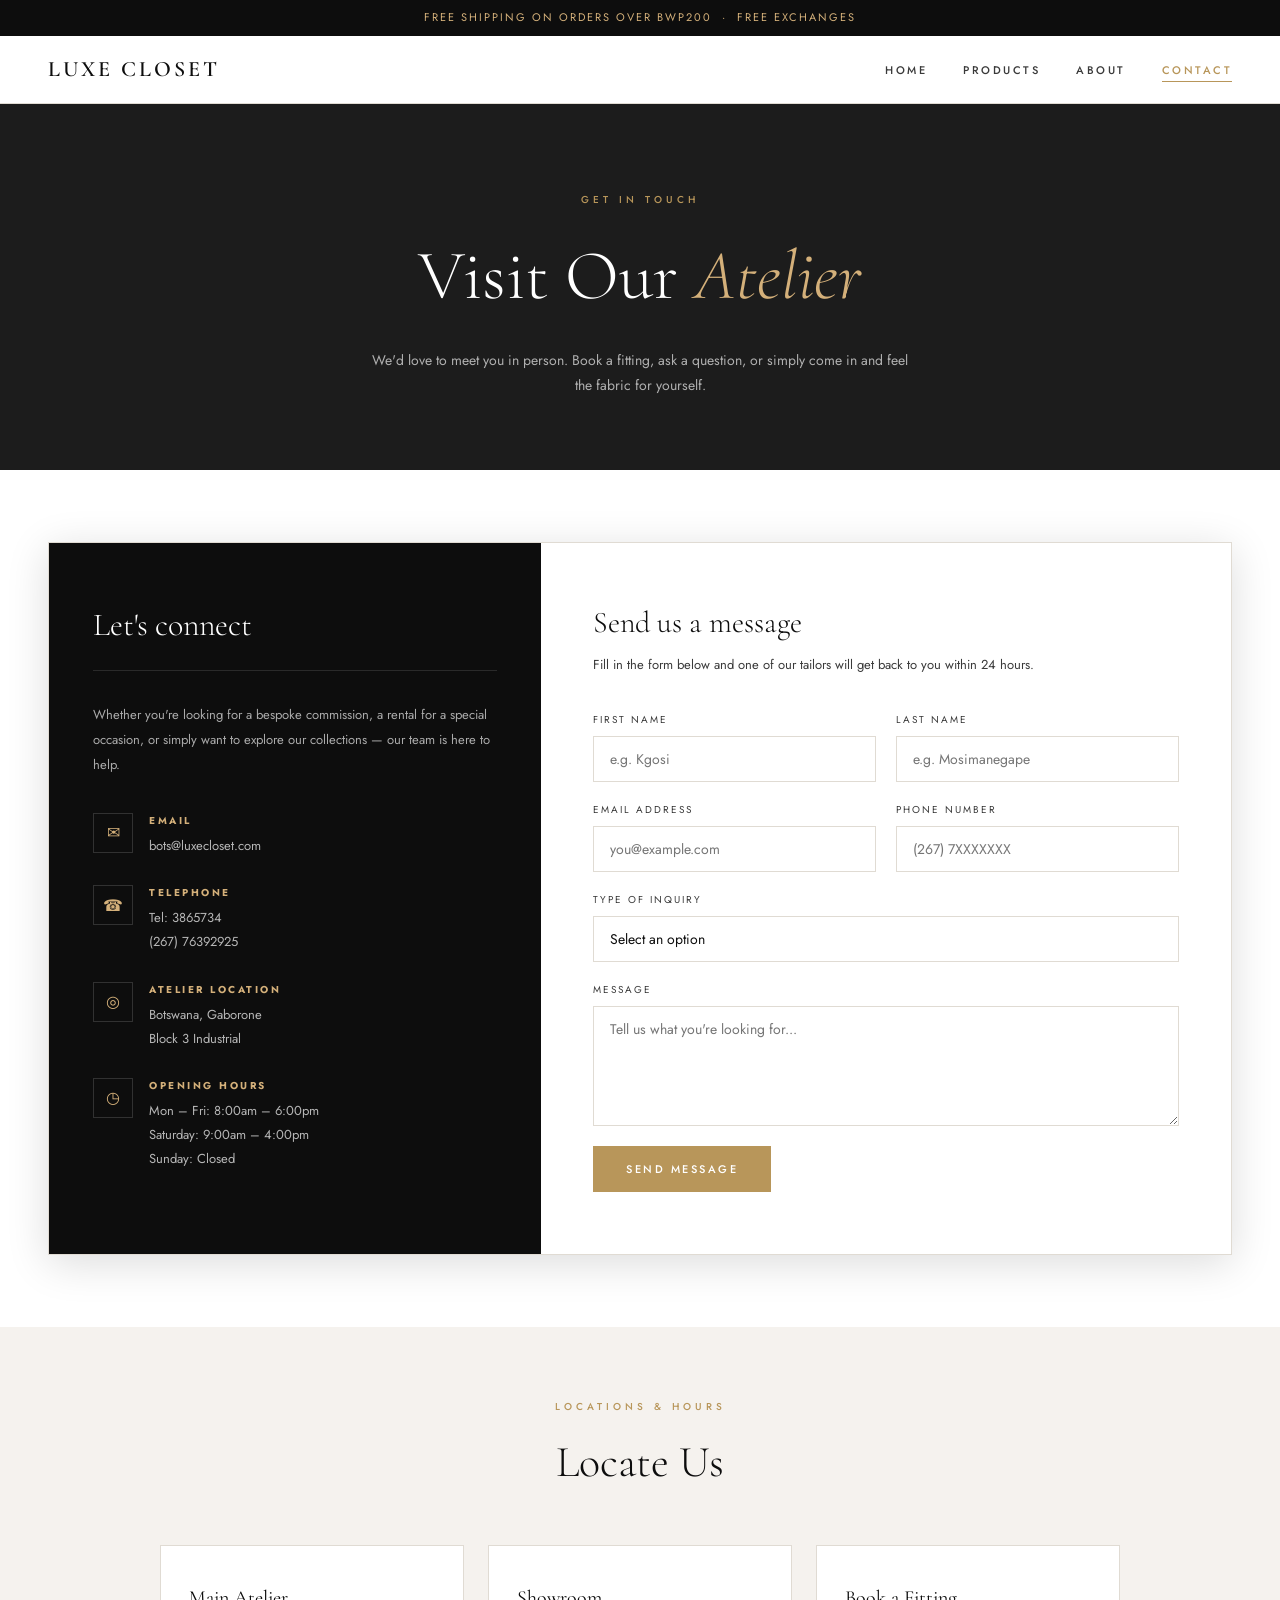
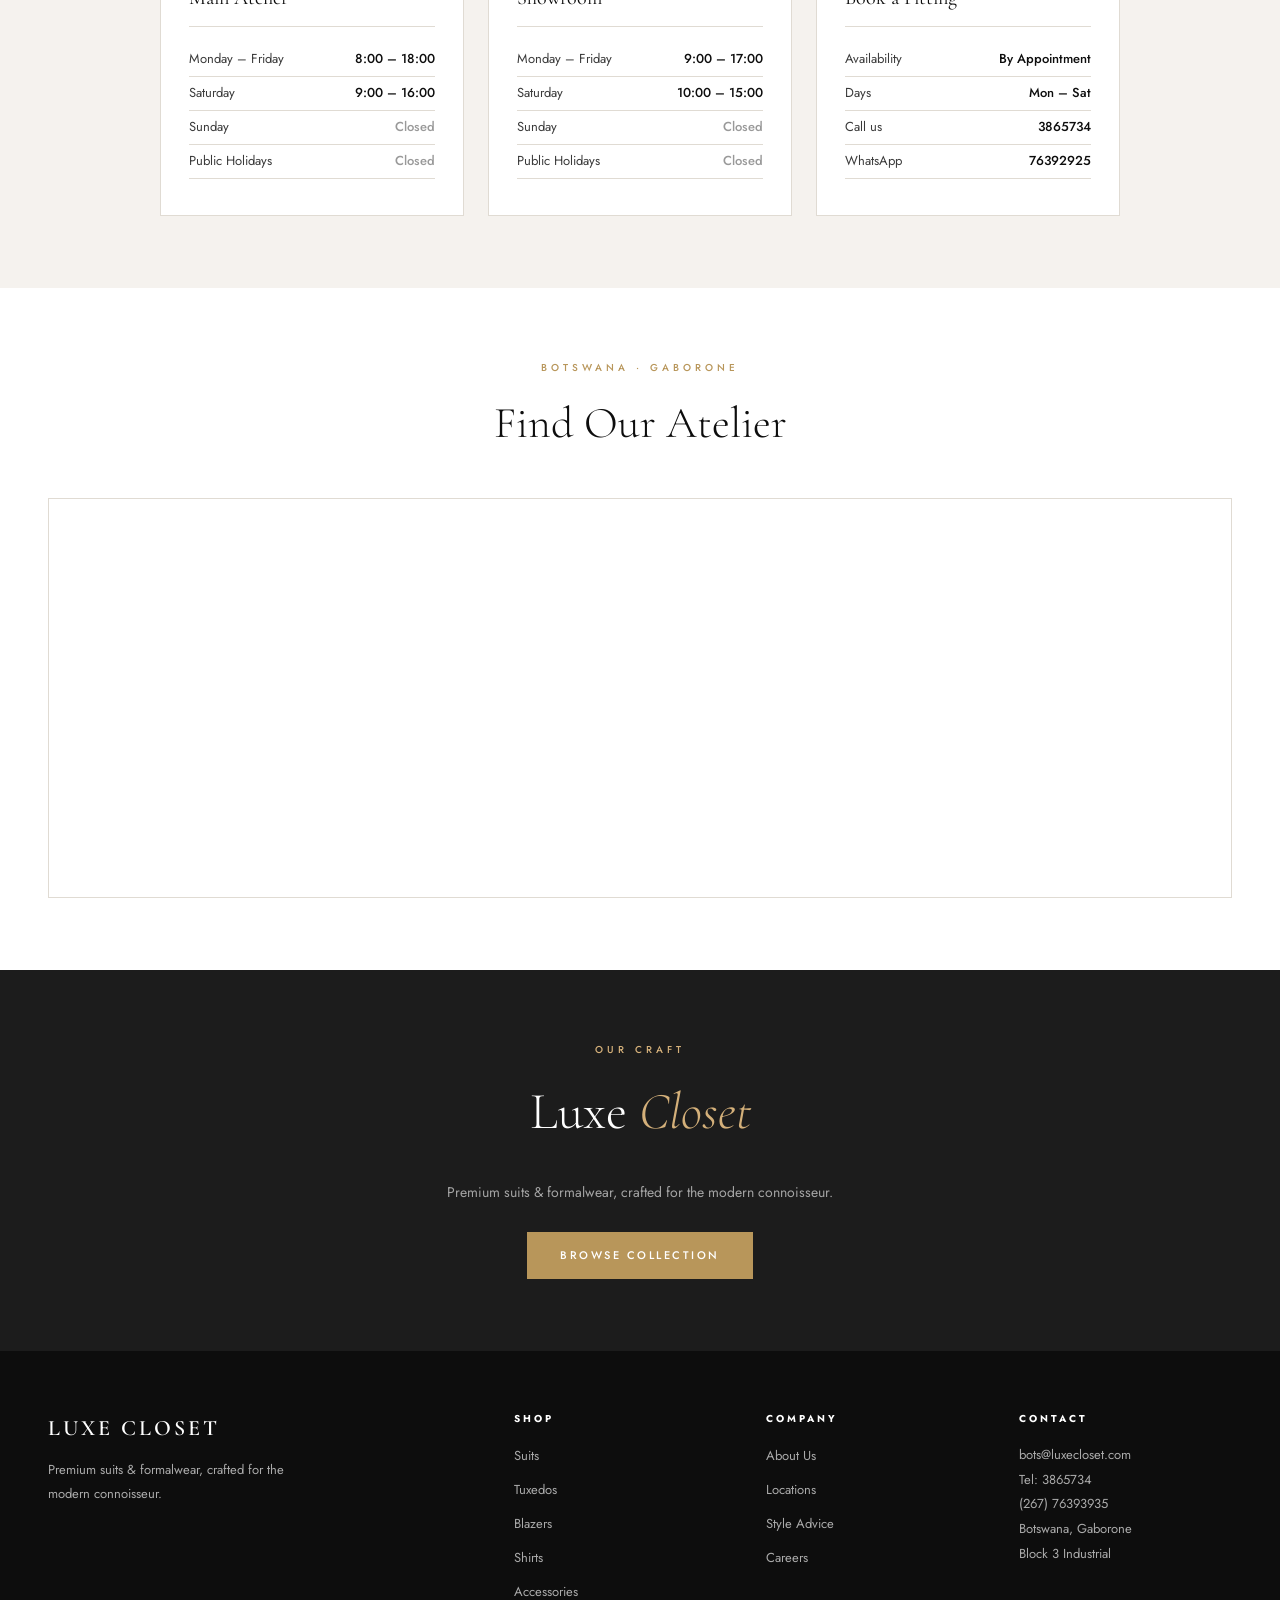
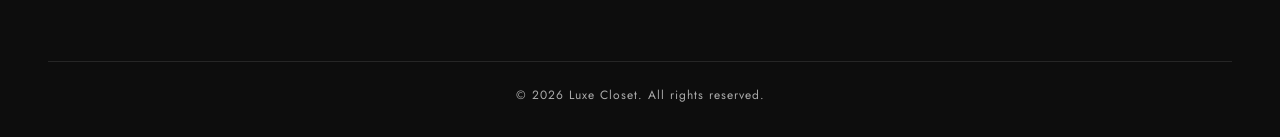
<file: contact.html>
<!DOCTYPE html>
<html lang="en">
<head>
  <meta charset="UTF-8" />
  <meta name="viewport" content="width=device-width, initial-scale=1.0" />
  <title>Luxe Closet — Contact</title>
  <link rel="stylesheet" href="style.css" />
</head>
<body>

  <div class="announcement">FREE SHIPPING ON ORDERS OVER BWP200 &nbsp;·&nbsp; Free Exchanges</div>

  <nav class="navbar">
    <a href="index.html" class="nav-logo">Luxe Closet</a>
    <ul class="nav-links">
      <li><a href="index.html">Home</a></li>
      <li><a href="products.html">Products</a></li>
      <li><a href="about.html">About</a></li>
      <li><a href="contact.html" class="active">Contact</a></li>
    </ul>
    <button class="hamburger" aria-label="Open menu" onclick="openMenu()">
      <span></span><span></span><span></span>
    </button>
  </nav>

  <div class="mobile-menu" id="mobileMenu">
    <button class="mobile-close" onclick="closeMenu()">✕</button>
    <a href="index.html" onclick="closeMenu()">Home</a>
    <a href="products.html" onclick="closeMenu()">Products</a>
    <a href="about.html" onclick="closeMenu()">About</a>
    <a href="contact.html" onclick="closeMenu()">Contact</a>
  </div>

  <!-- Hero -->
  <section class="contact-hero">
    <span class="section-label">Get in Touch</span>
    <h1>Visit Our <em>Atelier</em></h1>
    <p>We'd love to meet you in person. Book a fitting, ask a question, or simply come in and feel the fabric for yourself.</p>
  </section>

  <!-- Contact Info + Form -->
  <div class="contact-outer">
    <div class="contact-wrapper">

      <!-- Left: Info -->
      <aside class="contact-info">
        <h2>Let's connect</h2>
        <p>Whether you're looking for a bespoke commission, a rental for a special occasion, or simply want to explore our collections — our team is here to help.</p>

        <div class="info-item">
          <div class="info-icon">✉</div>
          <div class="info-body">
            <strong>Email</strong>
            <a href="mailto:bots@luxecloset.com">bots@luxecloset.com</a>
          </div>
        </div>

        <div class="info-item">
          <div class="info-icon">☎</div>
          <div class="info-body">
            <strong>Telephone</strong>
            <span>Tel: 3865734<br>(267) 76392925</span>
          </div>
        </div>

        <div class="info-item">
          <div class="info-icon">◎</div>
          <div class="info-body">
            <strong>Atelier Location</strong>
            <span>Botswana, Gaborone<br>Block 3 Industrial</span>
          </div>
        </div>

        <div class="info-item">
          <div class="info-icon">◷</div>
          <div class="info-body">
            <strong>Opening Hours</strong>
            <span>Mon – Fri: 8:00am – 6:00pm<br>Saturday: 9:00am – 4:00pm<br>Sunday: Closed</span>
          </div>
        </div>
      </aside>

      <!-- Right: Form -->
      <div class="contact-form-wrap">
        <h2>Send us a message</h2>
        <p class="sub-text">Fill in the form below and one of our tailors will get back to you within 24 hours.</p>

        <div class="form-row">
          <div class="form-group">
            <label for="firstName">First Name</label>
            <input type="text" id="firstName" placeholder="e.g. Kgosi" />
          </div>
          <div class="form-group">
            <label for="lastName">Last Name</label>
            <input type="text" id="lastName" placeholder="e.g. Mosimanegape" />
          </div>
        </div>

        <div class="form-row">
          <div class="form-group">
            <label for="email">Email Address</label>
            <input type="email" id="email" placeholder="you@example.com" />
          </div>
          <div class="form-group">
            <label for="phone">Phone Number</label>
            <input type="tel" id="phone" placeholder="(267) 7XXXXXXX" />
          </div>
        </div>

        <div class="form-group">
          <label for="inquiry">Type of Inquiry</label>
          <select id="inquiry">
            <option value="">Select an option</option>
            <option value="bespoke">Bespoke Commission</option>
            <option value="rental">Suit Rental</option>
            <option value="alterations">Alterations</option>
            <option value="general">General Enquiry</option>
            <option value="careers">Careers</option>
          </select>
        </div>

        <div class="form-group">
          <label for="message">Message</label>
          <textarea id="message" placeholder="Tell us what you're looking for..."></textarea>
        </div>

        <button class="btn btn-gold" onclick="submitForm()">Send Message</button>

        <div id="form-feedback" role="alert" aria-live="polite"></div>
      </div>

    </div>
  </div>

  <!-- Hours -->
  <section class="hours-section">
    <span class="section-label">Locations &amp; Hours</span>
    <h2>Locate Us</h2>
    <div class="hours-grid">

      <div class="hours-card">
        <h4>Main Atelier</h4>
        <ul>
          <li><span>Monday – Friday</span><span>8:00 – 18:00</span></li>
          <li><span>Saturday</span><span>9:00 – 16:00</span></li>
          <li class="closed"><span>Sunday</span><span>Closed</span></li>
          <li class="closed"><span>Public Holidays</span><span>Closed</span></li>
        </ul>
      </div>

      <div class="hours-card">
        <h4>Showroom</h4>
        <ul>
          <li><span>Monday – Friday</span><span>9:00 – 17:00</span></li>
          <li><span>Saturday</span><span>10:00 – 15:00</span></li>
          <li class="closed"><span>Sunday</span><span>Closed</span></li>
          <li class="closed"><span>Public Holidays</span><span>Closed</span></li>
        </ul>
      </div>

      <div class="hours-card">
        <h4>Book a Fitting</h4>
        <ul>
          <li><span>Availability</span><span>By Appointment</span></li>
          <li><span>Days</span><span>Mon – Sat</span></li>
          <li><span>Call us</span><span>3865734</span></li>
          <li><span>WhatsApp</span><span>76392925</span></li>
        </ul>
      </div>

    </div>
  </section>

  <!-- Map -->
  <section class="map-section">
    <span class="section-label section-label--center">Botswana · Gaborone</span>
    <h2>Find Our Atelier</h2>
    <div class="map-container">
      <!-- Google Maps embed — Block 3 Industrial, Gaborone, Botswana -->
      <iframe
        title="Luxe Closet Location — Block 3 Industrial, Gaborone"
        src="https://www.google.com/maps/embed?pb=!1m18!1m12!1m3!1d3631.0!2d25.9063!3d-24.6565!2m3!1f0!2f0!3f0!3m2!1i1024!2i768!4f13.1!3m3!1m2!1s0x1ebb49a3459f6781%3A0x1c8cce4bdcdb6a49!2sBlock%203%20Industrial%2C%20Gaborone!5e0!3m2!1sen!2sbw!4v1700000000000"
        allowfullscreen=""
        loading="lazy"
        referrerpolicy="no-referrer-when-downgrade">
      </iframe>
    </div>
  </section>

  <!-- CTA -->
  <section class="cta-banner">
    <span class="section-label">Our Craft</span>
    <h2>Luxe <em>Closet</em></h2>
    <p class="cta-sub">Premium suits &amp; formalwear, crafted for the modern connoisseur.</p>
    <a href="products.html" class="btn btn-gold">Browse Collection</a>
  </section>

  <!-- Footer -->
  <footer>
    <div class="footer-grid">
      <div class="footer-brand">
        <span class="nav-logo">Luxe Closet</span>
        <p>Premium suits &amp; formalwear, crafted for the modern connoisseur.</p>
      </div>
      <div class="footer-col">
        <h4>Shop</h4>
        <ul>
          <li><a href="products.html">Suits</a></li>
          <li><a href="products.html">Tuxedos</a></li>
          <li><a href="products.html">Blazers</a></li>
          <li><a href="products.html">Shirts</a></li>
          <li><a href="products.html">Accessories</a></li>
        </ul>
      </div>
      <div class="footer-col">
        <h4>Company</h4>
        <ul>
          <li><a href="about.html">About Us</a></li>
          <li><a href="contact.html">Locations</a></li>
          <li><a href="about.html">Style Advice</a></li>
          <li><a href="contact.html">Careers</a></li>
        </ul>
      </div>
      <div class="footer-col">
        <h4>Contact</h4>
        <address>
          <a href="mailto:bots@luxecloset.com">bots@luxecloset.com</a><br>
          Tel: 3865734<br>
          (267) 76393935<br>
          Botswana, Gaborone<br>
          Block 3 Industrial
        </address>
      </div>
    </div>
    <div class="footer-bottom">
      <p>© 2026 Luxe Closet. All rights reserved.</p>
    </div>
  </footer>

  <script>
    /* ── Mobile menu ── */
    function openMenu()  { document.getElementById('mobileMenu').classList.add('open'); }
    function closeMenu() { document.getElementById('mobileMenu').classList.remove('open'); }

    /* ── Contact form with validation + feedback ── */
    function submitForm() {
      const firstName = document.getElementById('firstName').value.trim();
      const lastName  = document.getElementById('lastName').value.trim();
      const email     = document.getElementById('email').value.trim();
      const inquiry   = document.getElementById('inquiry').value;
      const message   = document.getElementById('message').value.trim();
      const feedback  = document.getElementById('form-feedback');

      // Simple validation
      if (!firstName || !lastName) {
        showFeedback('error', '⚠ Please enter your first and last name.');
        return;
      }
      if (!email || !isValidEmail(email)) {
        showFeedback('error', '⚠ Please enter a valid email address.');
        return;
      }
      if (!inquiry) {
        showFeedback('error', '⚠ Please select a type of inquiry.');
        return;
      }
      if (!message) {
        showFeedback('error', '⚠ Please write a message before sending.');
        return;
      }

      // Simulate sending (no real backend)
      const btn = document.querySelector('.contact-form-wrap .btn');
      btn.textContent = 'Sending…';
      btn.disabled = true;

      setTimeout(function () {
        showFeedback(
          'success',
          '✓ Thank you, ' + firstName + '! Your message has been received. One of our tailors will get back to you within 24 hours.'
        );
        btn.textContent = 'Send Message';
        btn.disabled = false;
        // Clear form
        ['firstName','lastName','email','phone','inquiry','message'].forEach(function(id) {
          document.getElementById(id).value = '';
        });
      }, 1200);
    }

    function showFeedback(type, text) {
      var el = document.getElementById('form-feedback');
      el.className = 'visible ' + type;
      el.textContent = text;
      el.scrollIntoView({ behavior: 'smooth', block: 'nearest' });
    }

    function isValidEmail(email) {
      return /^[^\s@]+@[^\s@]+\.[^\s@]+$/.test(email);
    }
  </script>
</body>
</html>
</file>
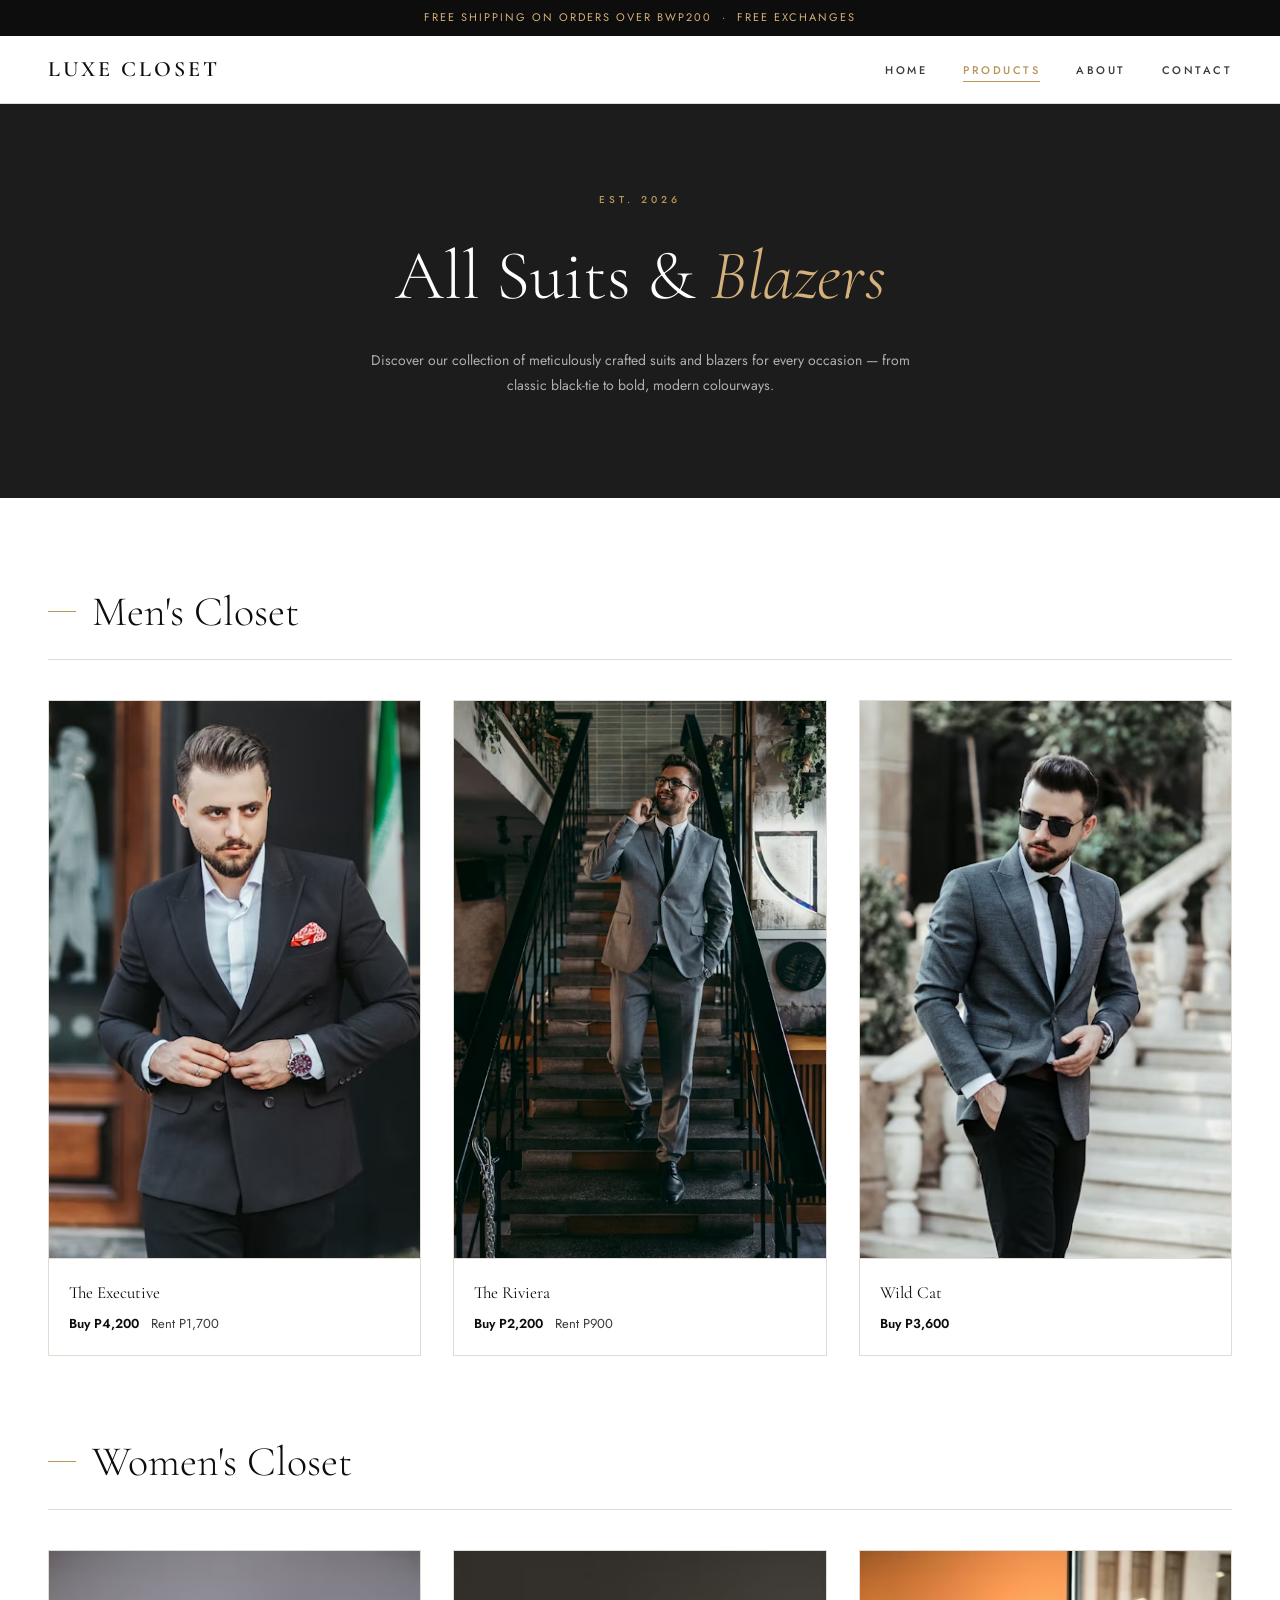
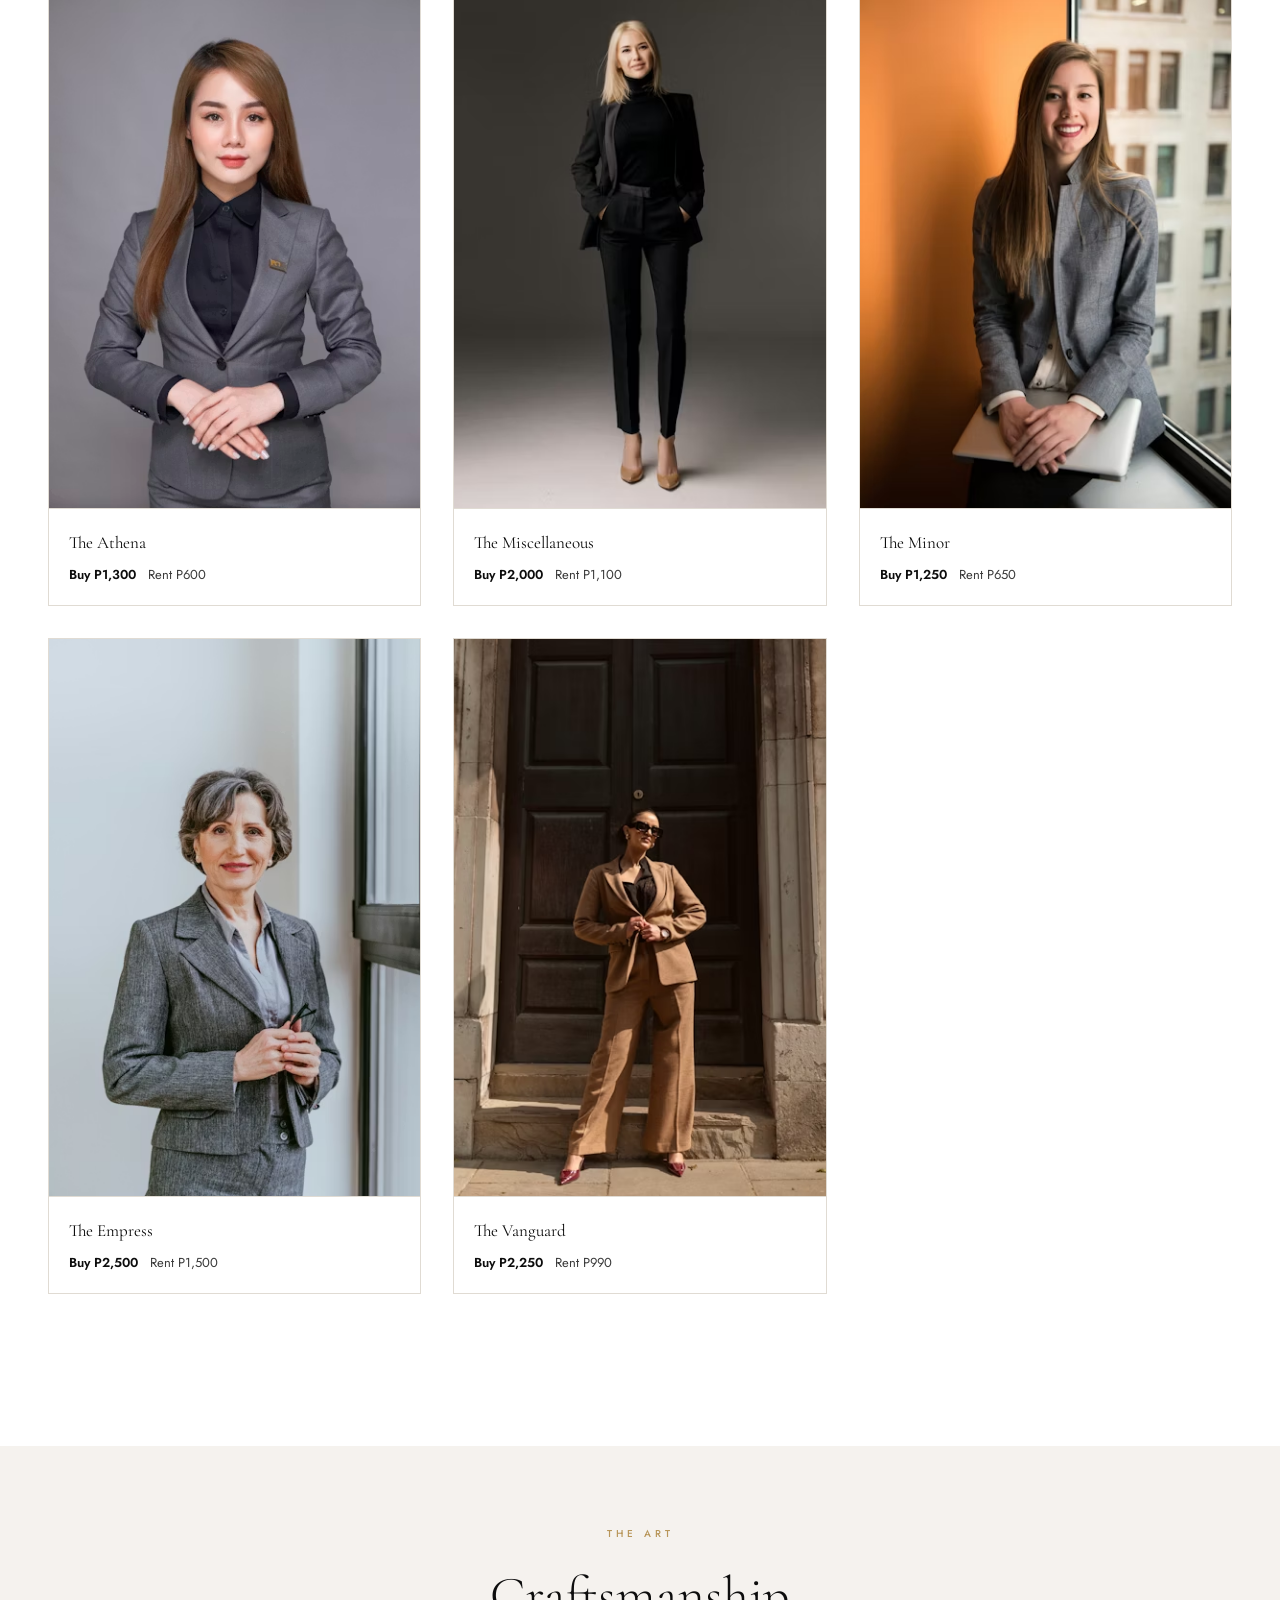
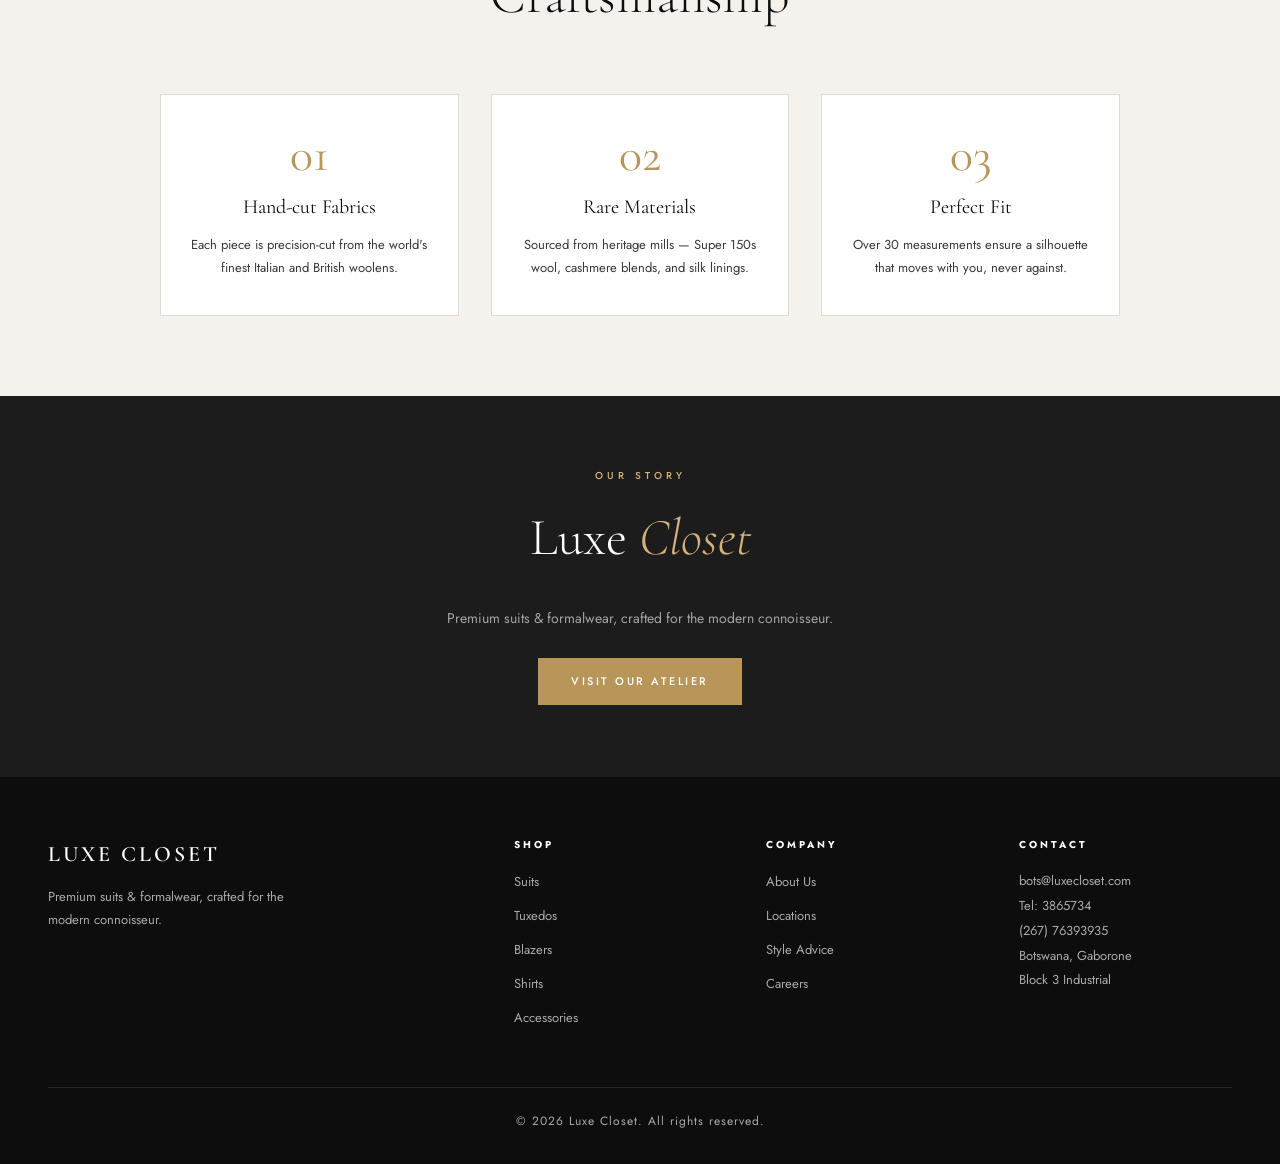
<file: products.html>
<!DOCTYPE html>
<html lang="en">
<head>
  <meta charset="UTF-8" />
  <meta name="viewport" content="width=device-width, initial-scale=1.0" />
  <title>Luxe Closet — Products</title>
  <link rel="stylesheet" href="style.css" />
</head>
<body>

  <div class="announcement">FREE SHIPPING ON ORDERS OVER BWP200 &nbsp;·&nbsp; Free Exchanges</div>

  <nav class="navbar">
    <a href="index.html" class="nav-logo">Luxe Closet</a>
    <ul class="nav-links">
      <li><a href="index.html">Home</a></li>
      <li><a href="products.html" class="active">Products</a></li>
      <li><a href="about.html">About</a></li>
      <li><a href="contact.html">Contact</a></li>
    </ul>
    <button class="hamburger" aria-label="Open menu" onclick="openMenu()">
      <span></span><span></span><span></span>
    </button>
  </nav>

  <div class="mobile-menu" id="mobileMenu">
    <button class="mobile-close" onclick="closeMenu()">✕</button>
    <a href="index.html" onclick="closeMenu()">Home</a>
    <a href="products.html" onclick="closeMenu()">Products</a>
    <a href="about.html" onclick="closeMenu()">About</a>
    <a href="contact.html" onclick="closeMenu()">Contact</a>
  </div>

  <!-- Page Hero -->
  <section class="page-hero">
    <span class="section-label">Est. 2026</span>
    <h1>All Suits &amp; <em>Blazers</em></h1>
    <p>Discover our collection of meticulously crafted suits and blazers for every occasion — from classic black-tie to bold, modern colourways.</p>
  </section>

  <!-- Products -->
  <section class="products-section">

    <!-- Men's -->
    <h2 class="section-heading">Men's Closet</h2>
    <div class="products-grid">

      <div class="card">
        <div class="card-img">
          <img src="Classic chargoal.jpg" alt="The Executive" />
        </div>
        <div class="card-body">
          <h3>The Executive</h3>
          <div class="price-row">
            <span class="price-buy">Buy P4,200</span>
            <span class="price-rent">Rent P1,700</span>
          </div>
        </div>
      </div>

      <div class="card">
        <div class="card-img">
          <img src="grey suit.jpg" alt="The Riviera" />
        </div>
        <div class="card-body">
          <h3>The Riviera</h3>
          <div class="price-row">
            <span class="price-buy">Buy P2,200</span>
            <span class="price-rent">Rent P900</span>
          </div>
        </div>
      </div>

      <div class="card">
        <div class="card-img">
          <img src="grey blazer.jpg" alt="Wild Cat Blazer" />
        </div>
        <div class="card-body">
          <h3>Wild Cat</h3>
          <div class="price-row">
            <span class="price-buy">Buy P3,600</span>
          </div>
        </div>
      </div>

    </div>

    <!-- Women's -->
    <h2 class="section-heading">Women's Closet</h2>
    <div class="products-grid">

      <div class="card">
        <div class="card-img">
          <img src="slay queen grey.jpg" alt="The Athena" />
        </div>
        <div class="card-body">
          <h3>The Athena</h3>
          <div class="price-row">
            <span class="price-buy">Buy P1,300</span>
            <span class="price-rent">Rent P600</span>
          </div>
        </div>
      </div>

      <div class="card">
        <div class="card-img">
          <img src="women in black suit.jpg" alt="The Miscellaneous" />
        </div>
        <div class="card-body">
          <h3>The Miscellaneous</h3>
          <div class="price-row">
            <span class="price-buy">Buy P2,000</span>
            <span class="price-rent">Rent P1,100</span>
          </div>
        </div>
      </div>

      <div class="card">
        <div class="card-img">
          <img src="W-greyblazer.jpg" alt="The Minor" />
        </div>
        <div class="card-body">
          <h3>The Minor</h3>
          <div class="price-row">
            <span class="price-buy">Buy P1,250</span>
            <span class="price-rent">Rent P650</span>
          </div>
        </div>
      </div>

      <div class="card">
        <div class="card-img">
          <img src="vintage.jpg" alt="The Empress" />
        </div>
        <div class="card-body">
          <h3>The Empress</h3>
          <div class="price-row">
            <span class="price-buy">Buy P2,500</span>
            <span class="price-rent">Rent P1,500</span>
          </div>
        </div>
      </div>

      <div class="card">
        <div class="card-img">
          <img src="Brownie sit.jpg" alt="The Vanguard" />
        </div>
        <div class="card-body">
          <h3>The Vanguard</h3>
          <div class="price-row">
            <span class="price-buy">Buy P2,250</span>
            <span class="price-rent">Rent P990</span>
          </div>
        </div>
      </div>

    </div>
  </section>

  <!-- Craft Section -->
  <section class="craft-section">
    <span class="section-label">The Art</span>
    <h2>Craftsmanship</h2>
    <div class="craft-grid">
      <div class="craft-item">
        <div class="craft-num">01</div>
        <h4>Hand-cut Fabrics</h4>
        <p>Each piece is precision-cut from the world's finest Italian and British woolens.</p>
      </div>
      <div class="craft-item">
        <div class="craft-num">02</div>
        <h4>Rare Materials</h4>
        <p>Sourced from heritage mills — Super 150s wool, cashmere blends, and silk linings.</p>
      </div>
      <div class="craft-item">
        <div class="craft-num">03</div>
        <h4>Perfect Fit</h4>
        <p>Over 30 measurements ensure a silhouette that moves with you, never against.</p>
      </div>
    </div>
  </section>

  <!-- CTA -->
  <section class="cta-banner">
    <span class="section-label">Our Story</span>
    <h2>Luxe <em>Closet</em></h2>
    <p class="cta-sub">Premium suits &amp; formalwear, crafted for the modern connoisseur.</p>
    <a href="contact.html" class="btn btn-gold">Visit Our Atelier</a>
  </section>

  <!-- Footer -->
  <footer>
    <div class="footer-grid">
      <div class="footer-brand">
        <span class="nav-logo">Luxe Closet</span>
        <p>Premium suits &amp; formalwear, crafted for the modern connoisseur.</p>
      </div>
      <div class="footer-col">
        <h4>Shop</h4>
        <ul>
          <li><a href="products.html">Suits</a></li>
          <li><a href="products.html">Tuxedos</a></li>
          <li><a href="products.html">Blazers</a></li>
          <li><a href="products.html">Shirts</a></li>
          <li><a href="products.html">Accessories</a></li>
        </ul>
      </div>
      <div class="footer-col">
        <h4>Company</h4>
        <ul>
          <li><a href="about.html">About Us</a></li>
          <li><a href="contact.html">Locations</a></li>
          <li><a href="about.html">Style Advice</a></li>
          <li><a href="contact.html">Careers</a></li>
        </ul>
      </div>
      <div class="footer-col">
        <h4>Contact</h4>
        <address>
          <a href="mailto:bots@luxecloset.com">bots@luxecloset.com</a><br>
          Tel: 3865734<br>
          (267) 76393935<br>
          Botswana, Gaborone<br>
          Block 3 Industrial
        </address>
      </div>
    </div>
    <div class="footer-bottom">
      <p>© 2026 Luxe Closet. All rights reserved.</p>
    </div>
  </footer>

  <script>
    function openMenu()  { document.getElementById('mobileMenu').classList.add('open'); }
    function closeMenu() { document.getElementById('mobileMenu').classList.remove('open'); }
  </script>
</body>
</html>
</file>
<file: style.css>
/* =============================================
   LUXE CLOSET — style.css
   Single external stylesheet for all pages
   ============================================= */

@import url('https://fonts.googleapis.com/css2?family=Cormorant+Garamond:ital,wght@0,300;0,400;0,600;1,300;1,400&family=Jost:wght@300;400;500;600&display=swap');

/* ==============================================
   VARIABLES
   ============================================= */
:root {
  --clr-dark:    #0d0d0d;
  --clr-charcoal:#1c1c1c;
  --clr-mid:     #3a3a3a;
  --clr-light:   #f5f2ee;
  --clr-white:   #ffffff;
  --clr-gold:    #b8965a;
  --clr-gold-lt: #d4b07a;
  --clr-border:  #e0dbd3;

  --ff-serif: 'Cormorant Garamond', Georgia, serif;
  --ff-sans:  'Jost', sans-serif;

  --transition: 0.3s ease;
  --shadow:     0 4px 24px rgba(0,0,0,0.08);
  --shadow-md:  0 8px 40px rgba(0,0,0,0.14);
}

/* ==============================================
   RESET
   ============================================= */
*, *::before, *::after { box-sizing: border-box; margin: 0; padding: 0; }
html  { scroll-behavior: smooth; }
body  {
  font-family: var(--ff-sans);
  background: var(--clr-white);
  color: var(--clr-dark);
  line-height: 1.6;
  font-size: 15px;
}
img { display: block; width: 100%; height: 100%; object-fit: cover; }
a   { text-decoration: none; color: inherit; }
ul  { list-style: none; }

/* ==============================================
   ANNOUNCEMENT BAR
   ============================================= */
.announcement {
  background: var(--clr-dark);
  color: var(--clr-gold-lt);
  text-align: center;
  font-size: 11px;
  letter-spacing: 2px;
  text-transform: uppercase;
  padding: 9px 16px;
}

/* ==============================================
   NAVBAR
   ============================================= */
.navbar {
  position: sticky;
  top: 0;
  z-index: 100;
  background: var(--clr-white);
  border-bottom: 1px solid var(--clr-border);
  display: flex;
  align-items: center;
  justify-content: space-between;
  padding: 0 48px;
  height: 68px;
}
.nav-logo {
  font-family: var(--ff-serif);
  font-size: 22px;
  font-weight: 600;
  letter-spacing: 3px;
  text-transform: uppercase;
  color: var(--clr-dark);
}
.nav-links {
  display: flex;
  gap: 36px;
}
.nav-links a {
  font-size: 11px;
  letter-spacing: 2.5px;
  text-transform: uppercase;
  font-weight: 500;
  color: var(--clr-mid);
  transition: color var(--transition);
  padding-bottom: 3px;
  border-bottom: 1px solid transparent;
}
.nav-links a:hover,
.nav-links a.active {
  color: var(--clr-gold);
  border-bottom-color: var(--clr-gold);
}
.hamburger {
  display: none;
  flex-direction: column;
  gap: 5px;
  cursor: pointer;
  background: none;
  border: none;
  padding: 4px;
}
.hamburger span {
  display: block;
  width: 24px;
  height: 1.5px;
  background: var(--clr-dark);
  transition: var(--transition);
}
.mobile-menu {
  display: none;
  position: fixed;
  inset: 0;
  background: var(--clr-white);
  z-index: 200;
  flex-direction: column;
  align-items: center;
  justify-content: center;
  gap: 28px;
}
.mobile-menu.open { display: flex; }
.mobile-menu a {
  font-family: var(--ff-serif);
  font-size: 32px;
  color: var(--clr-dark);
  letter-spacing: 2px;
}
.mobile-close {
  position: absolute;
  top: 24px;
  right: 28px;
  font-size: 28px;
  cursor: pointer;
  background: none;
  border: none;
  color: var(--clr-dark);
}

/* ==============================================
   BUTTONS
   ============================================= */
.btn {
  display: inline-block;
  font-family: var(--ff-sans);
  font-size: 11px;
  letter-spacing: 2.5px;
  text-transform: uppercase;
  font-weight: 500;
  padding: 14px 32px;
  border: 1px solid var(--clr-dark);
  color: var(--clr-dark);
  background: transparent;
  cursor: pointer;
  transition: background var(--transition), color var(--transition);
}
.btn:hover            { background: var(--clr-dark);  color: var(--clr-white); }
.btn-gold             { background: var(--clr-gold);  border-color: var(--clr-gold);  color: var(--clr-white); }
.btn-gold:hover       { background: var(--clr-dark);  border-color: var(--clr-dark); }
.btn-white            { border-color: var(--clr-white); color: var(--clr-white); }
.btn-white:hover      { background: var(--clr-white); color: var(--clr-dark); }

/* ==============================================
   SECTION LABELS
   ============================================= */
.section-label {
  font-size: 10px;
  letter-spacing: 4px;
  text-transform: uppercase;
  color: var(--clr-gold);
  font-weight: 500;
  margin-bottom: 12px;
  display: block;
}
.section-label--center { text-align: center; }
.section-label--light  { color: var(--clr-gold-lt); }

/* ==============================================
   SHARED CARD COMPONENT
   ============================================= */
.card {
  background: var(--clr-white);
  border: 1px solid var(--clr-border);
  overflow: hidden;
  transition: box-shadow var(--transition), transform var(--transition);
}
.card:hover { box-shadow: var(--shadow-md); transform: translateY(-4px); }
.card-img { aspect-ratio: 3/4; overflow: hidden; }
.card-img img { transition: transform 0.5s ease; }
.card:hover .card-img img { transform: scale(1.04); }
.card-body {
  padding: 20px;
  border-top: 1px solid var(--clr-border);
}
.card-body h3 {
  font-family: var(--ff-serif);
  font-size: 18px;
  font-weight: 400;
  margin-bottom: 8px;
}
.price-row { display: flex; gap: 12px; font-size: 13px; }
.price-buy  { font-weight: 600; color: var(--clr-dark); }
.price-rent { color: var(--clr-mid); }

/* ==============================================
   CTA BANNER  (shared across all pages)
   ============================================= */
.cta-banner {
  background: var(--clr-charcoal);
  color: var(--clr-white);
  text-align: center;
  padding: 72px 24px;
}
.cta-banner .section-label { color: var(--clr-gold-lt); }
.cta-banner h2 {
  font-family: var(--ff-serif);
  font-size: clamp(32px, 5vw, 52px);
  font-weight: 300;
  margin-bottom: 28px;
}
.cta-banner h2 em { font-style: italic; color: var(--clr-gold-lt); }
.cta-sub {
  color: rgba(255,255,255,0.6);
  margin-bottom: 28px;
  font-size: 14px;
}

/* ==============================================
   FOOTER
   ============================================= */
footer {
  background: var(--clr-dark);
  color: rgba(255,255,255,0.65);
  padding: 60px 48px 32px;
}
.footer-grid {
  display: grid;
  grid-template-columns: 2fr 1fr 1fr 1fr;
  gap: 40px;
  margin-bottom: 48px;
}
.footer-brand .nav-logo { color: var(--clr-white); }
.footer-brand p { margin-top: 12px; font-size: 13px; line-height: 1.8; max-width: 240px; }
.footer-col h4 {
  font-size: 10px;
  letter-spacing: 3px;
  text-transform: uppercase;
  color: var(--clr-white);
  margin-bottom: 16px;
}
.footer-col li      { margin-bottom: 10px; }
.footer-col a       { font-size: 13px; transition: color var(--transition); }
.footer-col a:hover { color: var(--clr-gold-lt); }
.footer-col address { font-style: normal; font-size: 13px; line-height: 1.9; }
.footer-bottom {
  border-top: 1px solid rgba(255,255,255,0.1);
  padding-top: 24px;
  text-align: center;
  font-size: 12px;
  letter-spacing: 1px;
}

/* ==============================================
   INDEX — HERO
   ============================================= */
.hero {
  position: relative;
  min-height: 92vh;
  display: flex;
  align-items: center;
  overflow: hidden;
  background: var(--clr-charcoal);
}
.hero-bg {
  position: absolute;
  inset: 0;
  background-image: url('https://images.unsplash.com/photo-1507679799987-c73779587ccf?q=80&w=1471&auto=format&fit=crop');
  background-size: cover;
  background-position: center 30%;
  opacity: 0.45;
}
.hero-content {
  position: relative;
  z-index: 2;
  max-width: 680px;
  padding: 0 64px;
  animation: fadeUp 1s ease both;
}
.hero-label {
  font-size: 10px;
  letter-spacing: 4px;
  text-transform: uppercase;
  color: var(--clr-gold-lt);
  display: block;
  margin-bottom: 20px;
}
.hero h1 {
  font-family: var(--ff-serif);
  font-size: clamp(44px, 7vw, 80px);
  font-weight: 300;
  color: var(--clr-white);
  line-height: 1.1;
  margin-bottom: 20px;
}
.hero h1 em { font-style: italic; color: var(--clr-gold-lt); }
.hero p {
  font-size: 14px;
  color: rgba(255,255,255,0.75);
  letter-spacing: 1px;
  margin-bottom: 36px;
  max-width: 440px;
}
.hero-btns { display: flex; gap: 16px; flex-wrap: wrap; }
.hero-note {
  margin-top: 24px;
  font-size: 11px;
  letter-spacing: 1.5px;
  color: rgba(255,255,255,0.45);
  text-transform: uppercase;
}
.hero-img {
  position: absolute;
  right: 0;
  bottom: 0;
  height: 90%;
  width: 36%;
  object-fit: contain;
  object-position: bottom right;
  opacity: 0.9;
  z-index: 1;
  pointer-events: none;
}

/* ==============================================
   INDEX — FEATURED STYLES
   ============================================= */
.featured {
  padding: 96px 48px;
  background: var(--clr-light);
}
.featured-header { text-align: center; margin-bottom: 56px; }
.featured-header h2 {
  font-family: var(--ff-serif);
  font-size: clamp(36px, 5vw, 56px);
  font-weight: 300;
}
.featured-header h2 em { font-style: italic; color: var(--clr-gold); }
.card-grid {
  display: grid;
  grid-template-columns: repeat(4, 1fr);
  gap: 28px;
}
.featured-cta { text-align: center; }

/* ==============================================
   INDEX — BRAND STORY
   ============================================= */
.brand-story {
  display: grid;
  grid-template-columns: 1fr 1fr;
  min-height: 480px;
}
.brand-story-img { position: relative; overflow: hidden; }
.brand-story-content {
  display: flex;
  flex-direction: column;
  justify-content: center;
  padding: 72px 64px;
  background: var(--clr-charcoal);
  color: var(--clr-white);
}
.brand-story-content h2 {
  font-family: var(--ff-serif);
  font-size: clamp(30px, 4vw, 46px);
  font-weight: 300;
  line-height: 1.2;
  margin-bottom: 20px;
}
.brand-story-content p {
  font-size: 14px;
  color: rgba(255,255,255,0.7);
  line-height: 1.9;
  margin-bottom: 32px;
}

/* ==============================================
   PRODUCTS — PAGE HERO
   ============================================= */
.page-hero {
  background: var(--clr-charcoal);
  color: var(--clr-white);
  text-align: center;
  padding: 88px 24px 72px;
}
.page-hero h1 {
  font-family: var(--ff-serif);
  font-size: clamp(40px, 6vw, 70px);
  font-weight: 300;
  margin-bottom: 16px;
}
.page-hero h1 em { font-style: italic; color: var(--clr-gold-lt); }
.page-hero p {
  max-width: 580px;
  margin: 0 auto 28px;
  font-size: 14px;
  color: rgba(255,255,255,0.65);
  line-height: 1.8;
}

/* ==============================================
   PRODUCTS — GRID & CARDS
   ============================================= */
.products-section { padding: 80px 48px; }
.section-heading {
  font-family: var(--ff-serif);
  font-size: clamp(28px, 4vw, 42px);
  font-weight: 300;
  margin-bottom: 40px;
  padding-bottom: 14px;
  border-bottom: 1px solid var(--clr-border);
  display: flex;
  align-items: center;
  gap: 16px;
}
.section-heading::before {
  content: '';
  display: inline-block;
  width: 28px;
  height: 1px;
  background: var(--clr-gold);
}
.products-grid {
  display: grid;
  grid-template-columns: repeat(3, 1fr);
  gap: 32px;
  margin-bottom: 72px;
}
.products-section .card-img  { aspect-ratio: 2/3; }
.products-section .card-body h3 { font-size: 17px; }

/* ==============================================
   PRODUCTS — CRAFT SECTION
   ============================================= */
.craft-section {
  background: var(--clr-light);
  padding: 80px 48px;
}
.craft-section .section-label { text-align: center; }
.craft-section h2 {
  font-family: var(--ff-serif);
  font-size: clamp(32px, 5vw, 52px);
  font-weight: 300;
  text-align: center;
  margin-bottom: 56px;
}
.craft-grid {
  display: grid;
  grid-template-columns: repeat(3, 1fr);
  gap: 32px;
  max-width: 960px;
  margin: 0 auto;
}
.craft-item {
  text-align: center;
  padding: 36px 24px;
  border: 1px solid var(--clr-border);
  background: var(--clr-white);
  transition: box-shadow var(--transition);
}
.craft-item:hover { box-shadow: var(--shadow); }
.craft-num {
  font-family: var(--ff-serif);
  font-size: 48px;
  color: var(--clr-gold);
  line-height: 1;
  margin-bottom: 12px;
}
.craft-item h4 {
  font-family: var(--ff-serif);
  font-size: 20px;
  font-weight: 400;
  margin-bottom: 10px;
}
.craft-item p { font-size: 13px; color: var(--clr-mid); line-height: 1.8; }

/* ==============================================
   ABOUT — HERO
   ============================================= */
.about-hero {
  position: relative;
  background: var(--clr-charcoal);
  color: var(--clr-white);
  text-align: center;
  padding: 100px 24px 80px;
  overflow: hidden;
}
.about-hero::after {
  content: '';
  position: absolute;
  bottom: -1px; left: 0; right: 0;
  height: 80px;
  background: var(--clr-white);
  clip-path: ellipse(55% 100% at 50% 100%);
}
.about-hero h1 {
  font-family: var(--ff-serif);
  font-size: clamp(40px, 6vw, 72px);
  font-weight: 300;
  margin-bottom: 18px;
}
.about-hero h1 em { font-style: italic; color: var(--clr-gold-lt); }
.about-hero p {
  max-width: 600px;
  margin: 0 auto;
  font-size: 14px;
  color: rgba(255,255,255,0.65);
  line-height: 1.8;
}

/* ==============================================
   ABOUT — STORY
   ============================================= */
.story-section {
  padding: 80px 48px;
  display: grid;
  grid-template-columns: 1fr 1.2fr;
  gap: 72px;
  align-items: center;
}
.story-text h2 {
  font-family: var(--ff-serif);
  font-size: clamp(30px, 4vw, 48px);
  font-weight: 300;
  line-height: 1.2;
  margin-bottom: 24px;
}
.story-text p { font-size: 14px; color: var(--clr-mid); line-height: 1.9; margin-bottom: 18px; }
.story-img-wrap { position: relative; height: 520px; overflow: hidden; }
.story-img-wrap::before {
  content: '';
  position: absolute;
  top: -20px; right: -20px;
  width: 80%; height: 80%;
  border: 1px solid var(--clr-gold);
  z-index: 0;
}
.story-img-wrap img { position: relative; z-index: 1; height: 100%; object-position: top center; }

/* ==============================================
   ABOUT — VALUES
   ============================================= */
.values-section {
  background: var(--clr-light);
  padding: 80px 48px;
  text-align: center;
}
.values-section h2 {
  font-family: var(--ff-serif);
  font-size: clamp(30px, 4vw, 46px);
  font-weight: 300;
  margin-bottom: 48px;
}
.values-grid {
  display: grid;
  grid-template-columns: repeat(4, 1fr);
  gap: 24px;
  max-width: 1100px;
  margin: 0 auto;
}
.value-card {
  background: var(--clr-white);
  border: 1px solid var(--clr-border);
  padding: 40px 24px;
  transition: box-shadow var(--transition), transform var(--transition);
}
.value-card:hover { box-shadow: var(--shadow); transform: translateY(-4px); }
.value-num { font-family: var(--ff-serif); font-size: 40px; color: var(--clr-gold); margin-bottom: 12px; }
.value-card h4 { font-family: var(--ff-serif); font-size: 20px; font-weight: 400; margin-bottom: 10px; }
.value-card p  { font-size: 13px; color: var(--clr-mid); line-height: 1.8; }

/* ==============================================
   ABOUT — TIMELINE
   ============================================= */
.timeline-section { padding: 80px 48px; }
.timeline-section h2 {
  font-family: var(--ff-serif);
  font-size: clamp(30px, 4vw, 46px);
  font-weight: 300;
  text-align: center;
  margin-bottom: 56px;
}
.timeline { position: relative; max-width: 700px; margin: 0 auto; }
.timeline::before {
  content: '';
  position: absolute;
  left: 64px; top: 0; bottom: 0;
  width: 1px;
  background: var(--clr-border);
}
.timeline-item {
  display: grid;
  grid-template-columns: 128px 1fr;
  gap: 24px;
  margin-bottom: 40px;
}
.timeline-year {
  font-family: var(--ff-serif);
  font-size: 28px;
  color: var(--clr-gold);
  text-align: right;
  padding-right: 24px;
  padding-top: 2px;
  position: relative;
}
.timeline-year::after {
  content: '';
  position: absolute;
  right: -5px; top: 12px;
  width: 9px; height: 9px;
  border-radius: 50%;
  background: var(--clr-gold);
}
.timeline-body h4 { font-family: var(--ff-serif); font-size: 20px; font-weight: 400; margin-bottom: 6px; }
.timeline-body p  { font-size: 13px; color: var(--clr-mid); line-height: 1.8; }

/* ==============================================
   ABOUT — TEAM
   ============================================= */
.team-section {
  background: var(--clr-dark);
  color: var(--clr-white);
  padding: 80px 48px;
  text-align: center;
}
.team-section h2 {
  font-family: var(--ff-serif);
  font-size: clamp(30px, 4vw, 46px);
  font-weight: 300;
  margin-bottom: 48px;
}
.team-grid {
  display: grid;
  grid-template-columns: repeat(3, 1fr);
  gap: 32px;
  max-width: 900px;
  margin: 0 auto;
}
.team-card {
  border: 1px solid rgba(255,255,255,0.1);
  padding: 36px 24px;
  transition: border-color var(--transition);
}
.team-card:hover { border-color: var(--clr-gold); }
.team-avatar {
  width: 72px; height: 72px;
  border-radius: 50%;
  background: var(--clr-gold);
  display: flex;
  align-items: center;
  justify-content: center;
  font-family: var(--ff-serif);
  font-size: 28px;
  color: var(--clr-white);
  margin: 0 auto 16px;
}
.team-card h4  { font-family: var(--ff-serif); font-size: 20px; font-weight: 400; margin-bottom: 4px; }
.team-role     { font-size: 10px; letter-spacing: 2.5px; text-transform: uppercase; color: var(--clr-gold-lt); margin-bottom: 12px; }
.team-card p   { font-size: 13px; color: rgba(255,255,255,0.6); line-height: 1.8; }

/* ==============================================
   CONTACT — HERO
   ============================================= */
.contact-hero {
  background: var(--clr-charcoal);
  color: var(--clr-white);
  padding: 88px 24px 72px;
  text-align: center;
}
.contact-hero h1 {
  font-family: var(--ff-serif);
  font-size: clamp(40px, 6vw, 70px);
  font-weight: 300;
  margin-bottom: 16px;
}
.contact-hero h1 em { font-style: italic; color: var(--clr-gold-lt); }
.contact-hero p {
  max-width: 540px;
  margin: 0 auto;
  font-size: 14px;
  color: rgba(255,255,255,0.65);
  line-height: 1.8;
}

/* ==============================================
   CONTACT — INFO + FORM LAYOUT
   ============================================= */
.contact-outer { padding: 0 48px; }
.contact-wrapper {
  display: grid;
  grid-template-columns: 1fr 1.4fr;
  gap: 0;
  max-width: 1200px;
  margin: 72px auto;
  border: 1px solid var(--clr-border);
  overflow: hidden;
  box-shadow: var(--shadow-md);
}
.contact-info {
  background: var(--clr-dark);
  color: var(--clr-white);
  padding: 56px 44px;
}
.contact-info h2 {
  font-family: var(--ff-serif);
  font-size: 32px;
  font-weight: 300;
  margin-bottom: 32px;
  padding-bottom: 20px;
  border-bottom: 1px solid rgba(255,255,255,0.12);
}
.contact-info p { font-size: 13px; color: rgba(255,255,255,0.65); line-height: 1.9; margin-bottom: 36px; }
.info-item { display: flex; gap: 16px; margin-bottom: 28px; align-items: flex-start; }
.info-icon {
  width: 40px; height: 40px;
  border: 1px solid rgba(255,255,255,0.15);
  display: flex;
  align-items: center;
  justify-content: center;
  font-size: 16px;
  flex-shrink: 0;
  color: var(--clr-gold-lt);
}
.info-body strong {
  display: block;
  font-size: 10px;
  letter-spacing: 2.5px;
  text-transform: uppercase;
  color: var(--clr-gold-lt);
  margin-bottom: 4px;
}
.info-body span,
.info-body a { font-size: 13px; color: rgba(255,255,255,0.7); line-height: 1.7; }

/* ==============================================
   CONTACT — FORM
   ============================================= */
.contact-form-wrap { background: var(--clr-white); padding: 56px 52px; }
.contact-form-wrap h2 { font-family: var(--ff-serif); font-size: 30px; font-weight: 300; margin-bottom: 8px; }
.contact-form-wrap .sub-text { font-size: 13px; color: var(--clr-mid); margin-bottom: 36px; }
.form-row { display: grid; grid-template-columns: 1fr 1fr; gap: 20px; }
.form-group { margin-bottom: 20px; display: flex; flex-direction: column; }
.form-group label {
  font-size: 10px;
  letter-spacing: 2px;
  text-transform: uppercase;
  color: var(--clr-mid);
  margin-bottom: 8px;
}
.form-group input,
.form-group select,
.form-group textarea {
  border: 1px solid var(--clr-border);
  padding: 12px 16px;
  font-family: var(--ff-sans);
  font-size: 14px;
  color: var(--clr-dark);
  background: var(--clr-white);
  outline: none;
  transition: border-color var(--transition);
  border-radius: 0;
  appearance: none;
  -webkit-appearance: none;
}
.form-group input:focus,
.form-group select:focus,
.form-group textarea:focus { border-color: var(--clr-gold); }
.form-group textarea { resize: vertical; min-height: 120px; }
#form-feedback {
  display: none;
  margin-top: 16px;
  padding: 14px 20px;
  font-size: 13px;
  border-left: 3px solid var(--clr-gold);
  background: #fdf8f0;
  color: var(--clr-dark);
}
#form-feedback.success { border-color: #4caf50; background: #f0fdf4; }
#form-feedback.error   { border-color: #e53935; background: #fff5f5; }
#form-feedback.visible { display: block; }

/* ==============================================
   CONTACT — HOURS
   ============================================= */
.hours-section { background: var(--clr-light); padding: 72px 48px; text-align: center; }
.hours-section h2 {
  font-family: var(--ff-serif);
  font-size: clamp(28px, 4vw, 44px);
  font-weight: 300;
  margin-bottom: 48px;
}
.hours-grid {
  display: grid;
  grid-template-columns: repeat(3, 1fr);
  gap: 24px;
  max-width: 960px;
  margin: 0 auto;
}
.hours-card {
  background: var(--clr-white);
  border: 1px solid var(--clr-border);
  padding: 36px 28px;
  text-align: left;
}
.hours-card h4 {
  font-family: var(--ff-serif);
  font-size: 20px;
  font-weight: 400;
  margin-bottom: 16px;
  padding-bottom: 12px;
  border-bottom: 1px solid var(--clr-border);
}
.hours-card li {
  display: flex;
  justify-content: space-between;
  font-size: 13px;
  padding: 6px 0;
  color: var(--clr-mid);
  border-bottom: 1px solid var(--clr-border);
}
.hours-card li span:last-child   { color: var(--clr-dark); font-weight: 500; }
.hours-card li.closed span:last-child { color: #999; }

/* ==============================================
   CONTACT — MAP
   ============================================= */
.map-section { padding: 72px 48px; }
.map-section h2 {
  font-family: var(--ff-serif);
  font-size: clamp(28px, 4vw, 44px);
  font-weight: 300;
  text-align: center;
  margin-bottom: 40px;
}
.map-container { width: 100%; height: 400px; border: 1px solid var(--clr-border); overflow: hidden; }
.map-container iframe { width: 100%; height: 100%; border: none; }

/* ==============================================
   ANIMATIONS
   ============================================= */
@keyframes fadeUp {
  from { opacity: 0; transform: translateY(32px); }
  to   { opacity: 1; transform: translateY(0); }
}

/* ==============================================
   RESPONSIVE
   ============================================= */
@media (max-width: 1100px) {
  .card-grid { grid-template-columns: repeat(2, 1fr); }
  .hero-img  { display: none; }
}
@media (max-width: 960px) {
  .navbar     { padding: 0 20px; }
  .nav-links  { display: none; }
  .hamburger  { display: flex; }
  .footer-grid { grid-template-columns: 1fr 1fr; gap: 32px; }
  .products-grid { grid-template-columns: repeat(2, 1fr); }
  .craft-grid    { grid-template-columns: repeat(2, 1fr); }
  .values-grid   { grid-template-columns: repeat(2, 1fr); }
  .team-grid     { grid-template-columns: repeat(2, 1fr); }
  .contact-outer   { padding: 0; }
  .contact-wrapper { grid-template-columns: 1fr; margin: 40px 24px; }
  .hours-grid      { grid-template-columns: 1fr; max-width: 460px; }
}
@media (max-width: 768px) {
  .hero-content        { padding: 0 24px; }
  .featured            { padding: 64px 20px; }
  .brand-story         { grid-template-columns: 1fr; }
  .brand-story-img     { height: 300px; }
  .brand-story-content { padding: 48px 24px; }
  .story-section       { grid-template-columns: 1fr; padding: 48px 20px; }
  .story-img-wrap      { height: 340px; }
  .values-section, .timeline-section, .team-section { padding: 48px 20px; }
  .timeline::before    { left: 52px; }
  .timeline-item       { grid-template-columns: 104px 1fr; }
}
@media (max-width: 640px) {
  .products-section  { padding: 48px 20px; }
  .products-grid     { grid-template-columns: 1fr; }
  .craft-section     { padding: 48px 20px; }
  .craft-grid        { grid-template-columns: 1fr; }
  .contact-form-wrap { padding: 36px 24px; }
  .contact-info      { padding: 36px 24px; }
  .form-row          { grid-template-columns: 1fr; }
  .hours-section, .map-section { padding: 48px 20px; }
  .map-container     { height: 280px; }
}
@media (max-width: 560px) {
  .card-grid     { grid-template-columns: 1fr; }
  .footer-grid   { grid-template-columns: 1fr; }
  footer         { padding: 40px 20px 24px; }
  .values-grid   { grid-template-columns: 1fr; }
  .team-grid     { grid-template-columns: 1fr; }
}
</file>
